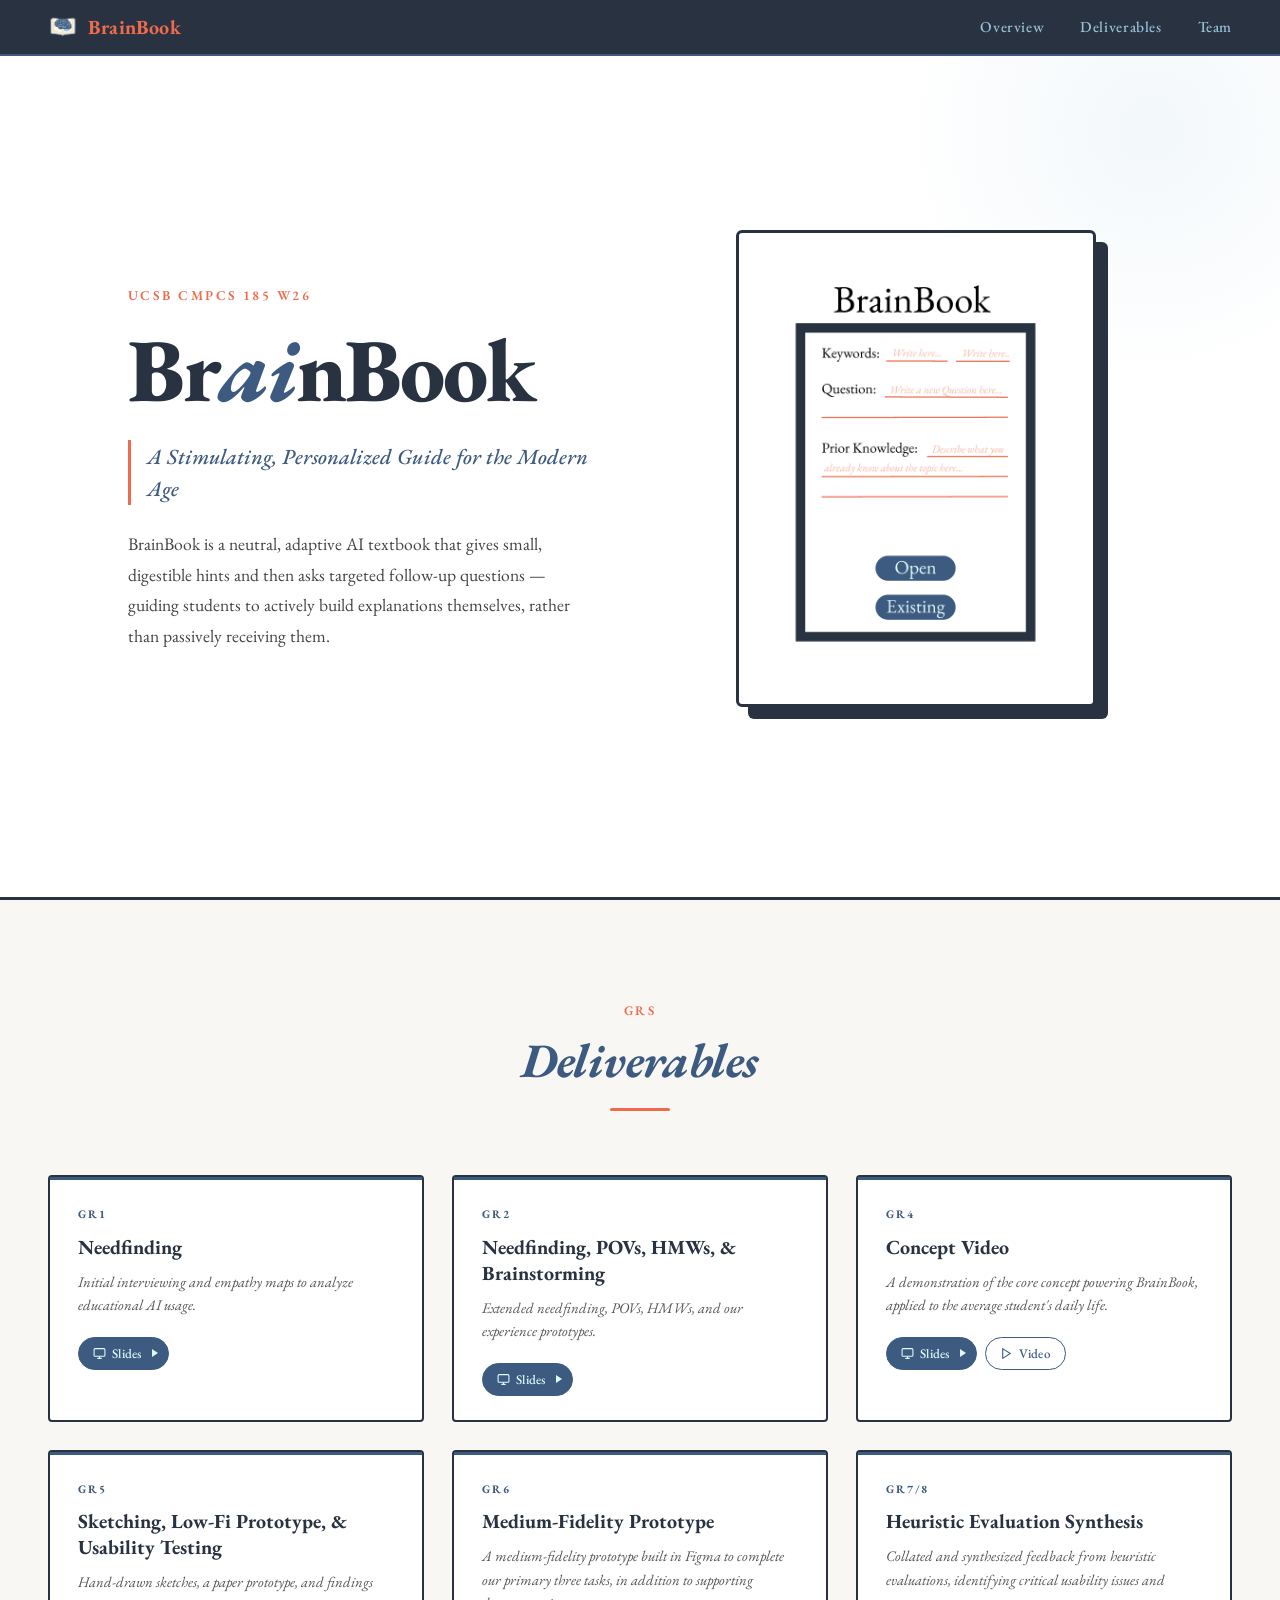
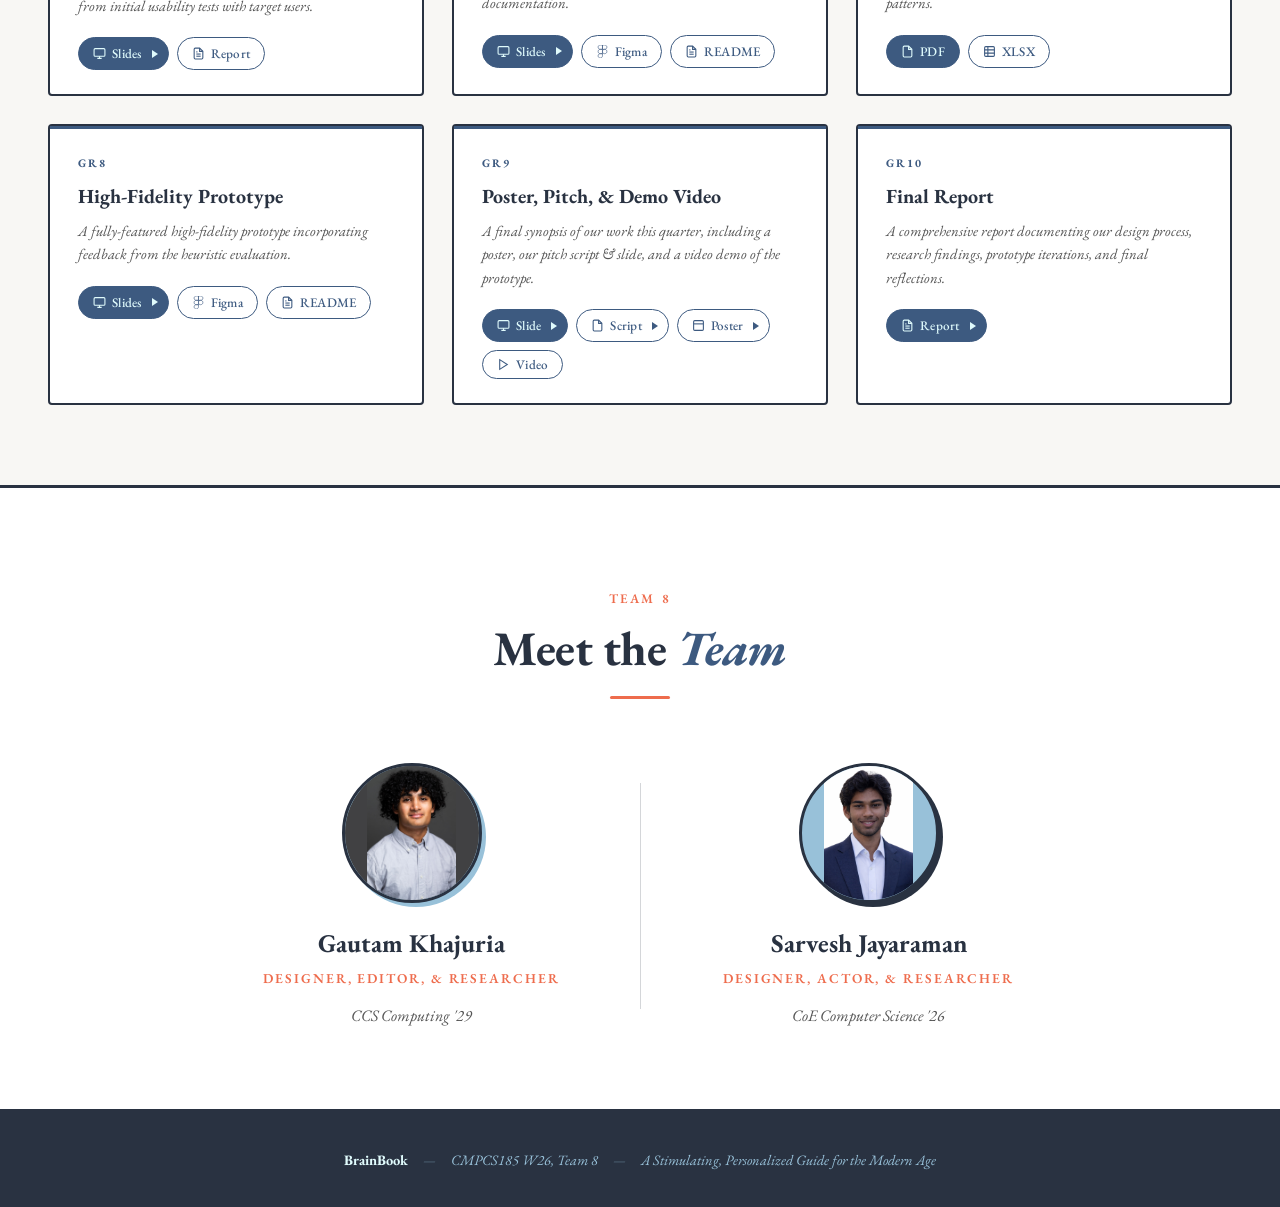
<file: index.html>
<!doctype html>
<html lang="en">

<head>
	<meta charset="UTF-8" />
	<meta name="viewport" content="width=device-width, initial-scale=1.0" />
	<title>BrainBook — Project Presentation</title>
	<link rel="preconnect" href="https://fonts.googleapis.com" />
	<link rel="preconnect" href="https://fonts.gstatic.com" crossorigin />
	<link
		href="https://fonts.googleapis.com/css2?family=EB+Garamond:ital,wght@0,400;0,500;0,600;0,700;0,800;1,400;1,500;1,600&display=swap"
		rel="stylesheet" />
	<link rel="stylesheet" href="index.css" />
</head>

<body>
	<nav>
		<a class="nav-brand" href="#hero">
			<img src="imgs/team/logo.png" alt="BrainBook logo" class="nav-brand-logo" />
			<span>Br<span>ai</span>nBook</span>
		</a>
		<ul class="nav-links">
			<li><a href="#hero">Overview</a></li>
			<li><a href="#deliverables">Deliverables</a></li>
			<li><a href="#team">Team</a></li>
		</ul>
	</nav>

	<section class="hero" id="hero">
		<div class="hero-left">
			<p class="hero-eyebrow">UCSB CMPCS 185 W26</p>
			<h1 class="hero-title">Br<em>ai</em>nBook</h1>
			<p class="hero-value-prop">
				A Stimulating, Personalized Guide for the Modern Age
			</p>
			<p class="hero-desc">
				BrainBook is a neutral, adaptive AI textbook that gives
				small, digestible hints and then asks targeted follow-up
				questions — guiding students to actively build explanations
				themselves, rather than passively receiving them.
			</p>
		</div>

		<div class="hero-right">
			<img src="imgs/proto_init.png" alt="Prototype Closed Page" class="book-mockup" />
		</div>
	</section>

	<section id="deliverables">
		<div class="section-header">
			<span class="section-eyebrow">GRs</span>
			<h2 class="section-title"><em>Deliverables</em></h2>
			<div class="section-rule"></div>
		</div>

		<div class="deliverables-grid">
			<div class="deliverable-card">
				<span class="card-tag">GR1</span>
				<div class="card-title">Needfinding</div>
				<div class="card-desc">
					Initial interviewing and empathy maps to analyze
					educational AI usage.
				</div>
				<div class="card-links">
					<a href="https://docs.google.com/presentation/d/1vt1rHFK5Nff88jonxOOLfSLG7XMSPbU42LZI8hYBCws/edit?usp=sharing"
						target="_blank" data-pdf="delivs/1/slides.pdf" class="card-link primary dropdown">
						<svg viewBox="0 0 24 24" fill="none" stroke="currentColor" stroke-width="2">
							<rect x="2" y="3" width="20" height="14" rx="2" />
							<path d="M8 21h8M12 17v4" />
						</svg>
						Slides
					</a>
				</div>
			</div>

			<div class="deliverable-card">
				<span class="card-tag">GR2</span>
				<div class="card-title">
					Needfinding, POVs, HMWs, & Brainstorming
				</div>
				<div class="card-desc">
					Extended needfinding, POVs, HMWs, and our experience
					prototypes.
				</div>
				<div class="card-links">
					<a href="https://docs.google.com/presentation/d/1rlqp00QFApVEeJBoOQGTbHnujidGlr1nEtCV-4U8VwQ/edit?usp=drive_link"
						target="_blank" data-pdf="delivs/2/slides.pdf" class="card-link primary dropdown">
						<svg viewBox="0 0 24 24" fill="none" stroke="currentColor" stroke-width="2">
							<rect x="2" y="3" width="20" height="14" rx="2" />
							<path d="M8 21h8M12 17v4" />
						</svg>
						Slides
					</a>
				</div>
			</div>

			<div class="deliverable-card">
				<span class="card-tag">GR4</span>
				<div class="card-title">Concept Video</div>
				<div class="card-desc">
					A demonstration of the core concept powering BrainBook,
					applied to the average student's daily life.
				</div>
				<div class="card-links">
					<a href="https://docs.google.com/presentation/d/1vYV2ygiAH0jnrkuPK1GD_rxAoUbq5s68Fkbb7atQOdA/edit?usp=drive_link"
						target="_blank" data-pdf="delivs/4/slides.pdf" class="card-link primary dropdown">
						<svg viewBox="0 0 24 24" fill="none" stroke="currentColor" stroke-width="2">
							<rect x="2" y="3" width="20" height="14" rx="2" />
							<path d="M8 21h8M12 17v4" />
						</svg>
						Slides
					</a>
					<button class="card-link video-btn" data-video-src="videos/concept.mp4"
						data-youtube-url="https://youtu.be/HyNav-8pK6k" data-download-url="videos/concept.mp4">
						<svg viewBox="0 0 24 24" fill="none" stroke="currentColor" stroke-width="2">
							<polygon points="5 3 19 12 5 21 5 3" />
						</svg>
						Video
					</button>
				</div>
			</div>

			<div class="deliverable-card">
				<span class="card-tag">GR5</span>
				<div class="card-title">
					Sketching, Low-Fi Prototype, & Usability Testing
				</div>
				<div class="card-desc">
					Hand-drawn sketches, a paper prototype, and findings
					from initial usability tests with target users.
				</div>
				<div class="card-links">
					<a href="https://docs.google.com/presentation/d/1KTnyfMwKBQBNkxFuBiG1_II-6V1V0r8ULXWpK6lG3xA/edit?usp=sharing"
						target="_blank" data-pdf="delivs/5/slides.pdf" class="card-link primary dropdown">
						<svg viewBox="0 0 24 24" fill="none" stroke="currentColor" stroke-width="2">
							<rect x="2" y="3" width="20" height="14" rx="2" />
							<path d="M8 21h8M12 17v4" />
						</svg>
						Slides
					</a>
					<a href="https://docs.google.com/document/d/1EANbOdswQLDvnCkFd0JW4ntvfWDHU4CV-0z8UYt0TJ4/edit?usp=sharing"
						target="_blank" class="card-link">
						<svg viewBox="0 0 24 24" fill="none" stroke="currentColor" stroke-width="2">
							<path d="M14 2H6a2 2 0 0 0-2 2v16a2 2 0 0 0 2 2h12a2 2 0 0 0 2-2V8z" />
							<polyline points="14 2 14 8 20 8" />
							<line x1="16" y1="13" x2="8" y2="13" />
							<line x1="16" y1="17" x2="8" y2="17" />
							<polyline points="10 9 9 9 8 9" />
						</svg>
						Report
					</a>
				</div>
			</div>

			<div class="deliverable-card">
				<span class="card-tag">GR6</span>
				<div class="card-title">Medium-Fidelity Prototype</div>
				<div class="card-desc">
					A medium-fidelity prototype built in Figma to complete
					our primary three tasks, in addition to supporting
					documentation.
				</div>
				<div class="card-links">
					<a href="https://docs.google.com/presentation/d/1f4pUbY70Lu5MPA6Mh2Y075ajI6ufiJIwmKtlAAivajg/edit?usp=sharing"
						target="_blank" data-pdf="delivs/6/slides.pdf" class="card-link primary dropdown">
						<svg viewBox="0 0 24 24" fill="none" stroke="currentColor" stroke-width="2">
							<rect x="2" y="3" width="20" height="14" rx="2" />
							<path d="M8 21h8M12 17v4" />
						</svg>
						Slides
					</a>
					<a href="https://www.figma.com/proto/JavWBwGeeY34IfzqidRcsY/Medium-Fi-Prototype?node-id=1-81&t=kxWSdi94ZEkdd3ME-1"
						target="_blank" class="card-link">
						<svg xmlns="http://www.w3.org/2000/svg" shape-rendering="geometricPrecision"
							text-rendering="geometricPrecision" image-rendering="optimizeQuality" clip-rule="evenodd"
							viewBox="0 0 346 512.36" stroke="currentColor" stroke-width="25" fill="none">
							<g>
								<path
									d="M172.53 246.9c0-42.04 34.09-76.11 76.12-76.11h11.01c.3.01.63-.01.94-.01 47.16 0 85.4 38.25 85.4 85.4 0 47.15-38.24 85.39-85.4 85.39-.31 0-.64-.01-.95-.01l-11 .01c-42.03 0-76.12-34.09-76.12-76.12V246.9z" />
								<path
									d="M0 426.98c0-47.16 38.24-85.41 85.4-85.41l87.13.01v84.52c0 47.65-39.06 86.26-86.71 86.26C38.67 512.36 0 474.13 0 426.98z" />
								<path
									d="M172.53.01v170.78h87.13c.3-.01.63.01.94.01 47.16 0 85.4-38.25 85.4-85.4C346 38.24 307.76 0 260.6 0c-.31 0-.64.01-.95.01h-87.12z" />
								<path
									d="M0 85.39c0 47.16 38.24 85.4 85.4 85.4h87.13V.01H85.39C38.24.01 0 38.24 0 85.39z" />
								<path
									d="M0 256.18c0 47.16 38.24 85.4 85.4 85.4h87.13V170.8H85.39C38.24 170.8 0 209.03 0 256.18z" />
							</g>
						</svg>
						Figma
					</a>
					<a href="delivs/8/README.pdf" target="_blank" class="card-link">
						<svg viewBox="0 0 24 24" fill="none" stroke="currentColor" stroke-width="2">
							<path d="M14 2H6a2 2 0 0 0-2 2v16a2 2 0 0 0 2 2h12a2 2 0 0 0 2-2V8z" />
							<polyline points="14 2 14 8 20 8" />
							<line x1="16" y1="13" x2="8" y2="13" />
							<line x1="16" y1="17" x2="8" y2="17" />
							<polyline points="10 9 9 9 8 9" />
						</svg>
						README
					</a>
				</div>
			</div>

			<div class="deliverable-card">
				<span class="card-tag">GR7/8</span>
				<div class="card-title">Heuristic Evaluation Synthesis</div>
				<div class="card-desc">
					Collated and synthesized feedback from heuristic
					evaluations, identifying critical usability issues and
					patterns.
				</div>
				<div class="card-links">
					<a href="delivs/7/Synthesis.pdf" download="BrainBookSynthesis" class="card-link primary">
						<svg viewBox="0 0 24 24" fill="none" stroke="currentColor" stroke-width="2">
							<path d="M14 2H6a2 2 0 0 0-2 2v16a2 2 0 0 0 2 2h12a2 2 0 0 0 2-2V8z" />
							<polyline points="14 2 14 8 20 8" />
						</svg>
						PDF
					</a>
					<a href="delivs/7/Summary.xlsx" download class="card-link">
						<svg viewBox="0 0 24 24" fill="none" stroke="currentColor" stroke-width="2">
							<rect x="3" y="3" width="18" height="18" rx="2" />
							<path d="M3 9h18M3 15h18M9 3v18" />
						</svg>
						XLSX
					</a>
				</div>
			</div>

			<div class="deliverable-card">
				<span class="card-tag">GR8</span>
				<div class="card-title">High-Fidelity Prototype</div>
				<div class="card-desc">
					A fully-featured high-fidelity prototype incorporating
					feedback from the heuristic evaluation.
				</div>
				<div class="card-links">
					<a href="https://docs.google.com/presentation/d/1yxI3OGtVqo-Tgb0M3pqrObJKIgj_G-ka05MaIgCwv6Y/edit?usp=sharing"
						target="_blank" data-pdf="delivs/8/slides.pdf" class="card-link primary dropdown">
						<svg viewBox="0 0 24 24" fill="none" stroke="currentColor" stroke-width="2">
							<rect x="2" y="3" width="20" height="14" rx="2" />
							<path d="M8 21h8M12 17v4" />
						</svg>
						Slides
					</a>
					<a href="https://www.figma.com/proto/JavWBwGeeY34IfzqidRcsY/Medium-Fi-Prototype?node-id=1-81&t=kxWSdi94ZEkdd3ME-1"
						target="_blank" class="card-link">
						<svg xmlns="http://www.w3.org/2000/svg" shape-rendering="geometricPrecision"
							text-rendering="geometricPrecision" image-rendering="optimizeQuality" clip-rule="evenodd"
							viewBox="0 0 346 512.36" stroke="currentColor" stroke-width="25" fill="none">
							<g>
								<path
									d="M172.53 246.9c0-42.04 34.09-76.11 76.12-76.11h11.01c.3.01.63-.01.94-.01 47.16 0 85.4 38.25 85.4 85.4 0 47.15-38.24 85.39-85.4 85.39-.31 0-.64-.01-.95-.01l-11 .01c-42.03 0-76.12-34.09-76.12-76.12V246.9z" />
								<path
									d="M0 426.98c0-47.16 38.24-85.41 85.4-85.41l87.13.01v84.52c0 47.65-39.06 86.26-86.71 86.26C38.67 512.36 0 474.13 0 426.98z" />
								<path
									d="M172.53.01v170.78h87.13c.3-.01.63.01.94.01 47.16 0 85.4-38.25 85.4-85.4C346 38.24 307.76 0 260.6 0c-.31 0-.64.01-.95.01h-87.12z" />
								<path
									d="M0 85.39c0 47.16 38.24 85.4 85.4 85.4h87.13V.01H85.39C38.24.01 0 38.24 0 85.39z" />
								<path
									d="M0 256.18c0 47.16 38.24 85.4 85.4 85.4h87.13V170.8H85.39C38.24 170.8 0 209.03 0 256.18z" />
							</g>
						</svg>
						Figma
					</a>
					<a href="delivs/8/README.pdf" target="_blank" class="card-link">
						<svg viewBox="0 0 24 24" fill="none" stroke="currentColor" stroke-width="2">
							<path d="M14 2H6a2 2 0 0 0-2 2v16a2 2 0 0 0 2 2h12a2 2 0 0 0 2-2V8z" />
							<polyline points="14 2 14 8 20 8" />
							<line x1="16" y1="13" x2="8" y2="13" />
							<line x1="16" y1="17" x2="8" y2="17" />
							<polyline points="10 9 9 9 8 9" />
						</svg>
						README
					</a>
				</div>
			</div>

			<div class="deliverable-card">
				<span class="card-tag">GR9</span>
				<div class="card-title">Poster, Pitch, & Demo Video</div>
				<div class="card-desc">
					A final synopsis of our work this quarter, including a
					poster, our pitch script & slide, and a video demo of
					the prototype.
				</div>
				<div class="card-links">
					<a href="https://docs.google.com/presentation/d/1n_UkrqfKR88x0CZzB4Owq9AZAl8qM6-hvjkTeloz03Q/edit?usp=sharing"
						target="_blank" data-pdf="delivs/9/Pitch Slide.pdf" class="card-link primary dropdown">
						<svg viewBox="0 0 24 24" fill="none" stroke="currentColor" stroke-width="2">
							<rect x="2" y="3" width="20" height="14" rx="2" />
							<path d="M8 21h8M12 17v4" />
						</svg>
						Slide
					</a>
					<a href="https://docs.google.com/document/d/1ZN8lraYszN4e_xj4GqpuVEsqdWmiPgJsPw83RIeMEjQ/edit?usp=sharing"
						target="_blank" data-pdf="delivs/9/Pitch.pdf" class="card-link dropdown">
						<svg viewBox="0 0 24 24" fill="none" stroke="currentColor" stroke-width="2">
							<path d="M14 2H6a2 2 0 0 0-2 2v16a2 2 0 0 0 2 2h12a2 2 0 0 0 2-2V8z" />
							<polyline points="14 2 14 8 20 8" />
						</svg>
						Script
					</a>
					<a href="https://docs.google.com/presentation/d/1RHw326XHG412jbD24AiclfjEuAM_2Gkjcov9XYZEdLU/edit?usp=sharing"
						target="_blank" data-pdf="delivs/9/Poster.pdf" class="card-link dropdown">
						<svg viewBox="0 0 24 24" fill="none" stroke="currentColor" stroke-width="2">
							<rect x="3" y="3" width="18" height="18" rx="2" />
							<path d="M3 9h18" />
						</svg>
						Poster
					</a>
					<button class="card-link video-btn" data-video-src="videos/demo.mp4"
						data-youtube-url="https://youtu.be/loyr4veBrfo" data-download-url="videos/demo.mp4">
						<svg viewBox="0 0 24 24" fill="none" stroke="currentColor" stroke-width="2">
							<polygon points="5 3 19 12 5 21 5 3" />
						</svg>
						Video
					</button>
				</div>
			</div>

			<div class="deliverable-card">
				<span class="card-tag">GR10</span>
				<div class="card-title">Final Report</div>
				<div class="card-desc">
					A comprehensive report documenting our design process,
					research findings, prototype iterations, and final
					reflections.
				</div>
				<div class="card-links">
					<a href="https://docs.google.com/document/d/1H72CRJDhH1k6yt39xIITxUwJSloST4ki9p18gR7_Jsc/edit?usp=sharing"
						data-pdf="delivs/10/report.pdf" class="card-link primary dropdown">
						<svg viewBox="0 0 24 24" fill="none" stroke="currentColor" stroke-width="2">
							<path d="M14 2H6a2 2 0 0 0-2 2v16a2 2 0 0 0 2 2h12a2 2 0 0 0 2-2V8z" />
							<polyline points="14 2 14 8 20 8" />
							<line x1="16" y1="13" x2="8" y2="13" />
							<line x1="16" y1="17" x2="8" y2="17" />
							<polyline points="10 9 9 9 8 9" />
						</svg>
						Report
					</a>
				</div>
			</div>
		</div>
	</section>

	<section id="team">
		<div class="section-header">
			<span class="section-eyebrow">Team 8</span>
			<h2 class="section-title">Meet the <em>Team</em></h2>
			<div class="section-rule"></div>
		</div>

		<div class="team-grid">
			<div class="team-card" id="member1">
				<div class="team-photo">
					<img src="imgs/team/Gautam.jpeg" alt="Gautam Khajuria Photo" class="gautam-photo" />
				</div>
				<div class="team-name">Gautam Khajuria</div>
				<div class="team-role">
					Designer, Editor, &amp; Researcher
				</div>
				<p class="team-bio">CCS Computing '29</p>
			</div>

			<div class="team-divider"></div>

				<div class="team-card" id="member2">
					<div class="team-photo">
						<img src="imgs/team/Sarvesh.jpeg" alt="Sarvesh Jayaraman Photo" class="sarvesh-photo" />
					</div>
					<div class="team-name">Sarvesh Jayaraman</div>
					<div class="team-role">
						Designer, Actor, &amp; Researcher
					</div>
					<p class="team-bio">CoE Computer Science '26</p>
				</div>
			</div>
		</section>

	<footer>
		<strong>BrainBook</strong>
		<span class="footer-divider">—</span>
		CMPCS185 W26, Team 8
		<span class="footer-divider">—</span>
		A Stimulating, Personalized Guide for the Modern Age
	</footer>

	<!-- Video Modal -->
	<div class="video-modal-overlay" id="videoModal" role="dialog" aria-modal="true" aria-label="Video Player" hidden>
		<div class="video-modal">
			<div class="video-modal-player">
				<video id="videoModalPlayer" controls playsinline preload="metadata"></video>
			</div>
			<div class="video-modal-footer">
				<a id="videoModalYoutube" href="#" target="_blank" rel="noopener noreferrer" class="card-link">
					<svg viewBox="0 0 24 24" fill="none" stroke="currentColor" stroke-width="2">
						<rect x="2" y="6" width="20" height="14" rx="3" />
						<polygon points="10 9 16 13 10 17 10 9" fill="currentColor" stroke="none" />
					</svg>
					YouTube
				</a>
				<a id="videoModalDownload" href="#" download target="_blank" class="card-link">
					<svg viewBox="0 0 24 24" fill="none" stroke="currentColor" stroke-width="2">
						<path d="M21 15v4a2 2 0 0 1-2 2H5a2 2 0 0 1-2-2v-4" />
						<polyline points="7 10 12 15 17 10" />
						<line x1="12" y1="15" x2="12" y2="3" />
					</svg>
					Download
				</a>
				<button id="videoModalClose" class="card-link primary">
					<svg viewBox="0 0 24 24" fill="none" stroke="currentColor" stroke-width="2">
						<line x1="18" y1="6" x2="6" y2="18" />
						<line x1="6" y1="6" x2="18" y2="18" />
					</svg>
					Close
				</button>
			</div>
		</div>
	</div>

	<script>
		const cards = document.querySelectorAll(".team-card");
		const observer = new IntersectionObserver(
			(entries) => {
				entries.forEach((e) => {
					if (e.isIntersecting) {
						e.target.classList.add("visible");
						observer.unobserve(e.target);
					}
				});
			},
			{ threshold: 0.2 }
		);
		cards.forEach((c) => observer.observe(c));

		const delivCards = document.querySelectorAll(".deliverable-card");
		const dObserver = new IntersectionObserver(
			(entries) => {
				entries.forEach((e, i) => {
					if (e.isIntersecting) {
						setTimeout(
							() => {
								e.target.style.opacity = "1";
								e.target.style.transform = "translateY(0)";
							},
							(Array.from(delivCards).indexOf(e.target) % 3) *
							80
						);
						dObserver.unobserve(e.target);
					}
				});
			},
			{ threshold: 0.1 }
		);

		delivCards.forEach((c) => {
			c.style.opacity = "0";
			c.style.transform = "translateY(16px)";
			c.style.transition =
				"opacity 0.5s ease, transform 0.5s ease, box-shadow 0.2s, transform 0.2s";
			dObserver.observe(c);
		});

		const closeAllDropdowns = () => {
			document
				.querySelectorAll(".card-dropdown.open")
				.forEach((wrap) => {
					wrap.classList.remove("open");
					const trigger = wrap.querySelector(".dropdown-trigger");
					if (trigger) trigger.setAttribute("aria-expanded", "false");
				});
		};

		document.querySelectorAll("a.dropdown").forEach((trigger) => {
			const wrapper = document.createElement("div");
			wrapper.className = "card-dropdown";

			trigger.parentNode.insertBefore(wrapper, trigger);
			wrapper.appendChild(trigger);

			trigger.classList.add("dropdown-trigger");
			trigger.setAttribute("role", "button");
			trigger.setAttribute("aria-haspopup", "true");
			trigger.setAttribute("aria-expanded", "false");

			const labelText = trigger.textContent.trim().toLowerCase();
			const googleLabel = labelText.includes("slide")
				? "Google Slides"
				: "Google Docs";

			const menu = document.createElement("div");
			menu.className = "dropdown-menu";

			const docsOption = document.createElement("a");
			docsOption.className = "card-link dropdown-item";
			docsOption.href = trigger.href;
			docsOption.target = "_blank";
			docsOption.rel = "noopener noreferrer";
			docsOption.textContent = googleLabel;

			const pdfOption = document.createElement("a");
			pdfOption.className = "card-link dropdown-item";
			pdfOption.href = trigger.dataset.pdf || "delivs/8/README.pdf";
			pdfOption.target = "_blank";
			pdfOption.rel = "noopener noreferrer";
			pdfOption.textContent = "PDF";

			menu.appendChild(docsOption);
			menu.appendChild(pdfOption);
			wrapper.appendChild(menu);

			trigger.addEventListener("click", (e) => {
				e.preventDefault();
				const isOpen = wrapper.classList.contains("open");
				closeAllDropdowns();
				if (!isOpen) {
					wrapper.classList.add("open");
					trigger.setAttribute("aria-expanded", "true");
				}
			});

			menu.addEventListener("click", () => {
				closeAllDropdowns();
			});
		});

		document.addEventListener("click", (e) => {
			if (!e.target.closest(".card-dropdown")) {
				closeAllDropdowns();
			}
		});

		// Video Modal
		const videoModal = document.getElementById("videoModal");
		const videoModalPlayer = document.getElementById("videoModalPlayer");
		const videoModalYoutube = document.getElementById("videoModalYoutube");
		const videoModalDownload = document.getElementById("videoModalDownload");
		const videoModalClose = document.getElementById("videoModalClose");

		document.querySelectorAll(".video-btn").forEach((btn) => {
			btn.addEventListener("click", () => {
				videoModalPlayer.src = btn.dataset.videoSrc || "";
				videoModalPlayer.load();
				videoModalYoutube.href = btn.dataset.youtubeUrl || "#";
				videoModalDownload.href = btn.dataset.downloadUrl || "#";
				videoModal.removeAttribute("hidden");
			});
		});

		function closeVideoModal() {
			videoModal.setAttribute("hidden", "");
			videoModalPlayer.pause();
			videoModalPlayer.removeAttribute("src");
			videoModalPlayer.load();
		}

		videoModalClose.addEventListener("click", closeVideoModal);

		videoModal.addEventListener("click", (e) => {
			if (e.target === videoModal) closeVideoModal();
		});

		document.addEventListener("keydown", (e) => {
			if (e.key === "Escape") closeAllDropdowns();
			if (e.key === "Escape" && !videoModal.hasAttribute("hidden")) {
				closeVideoModal();
			}
		});
	</script>
</body>

</html>
</file>
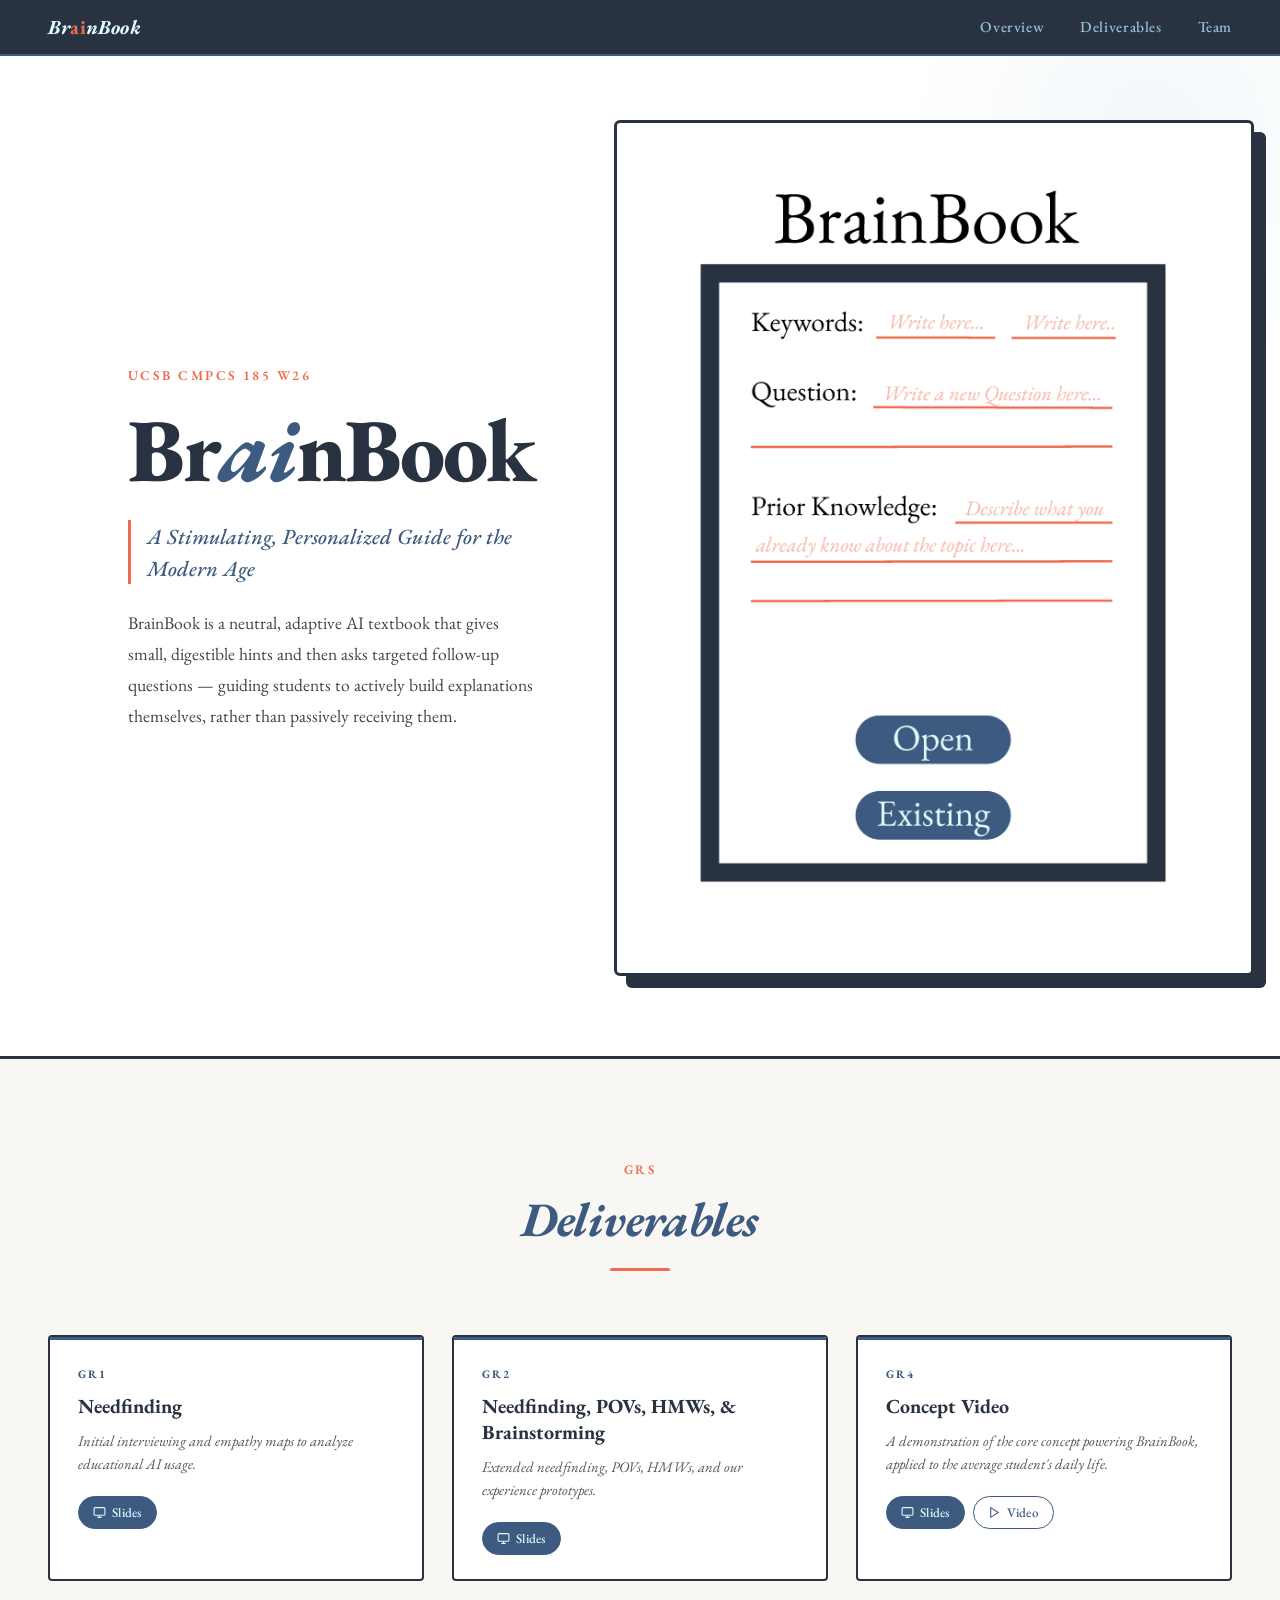
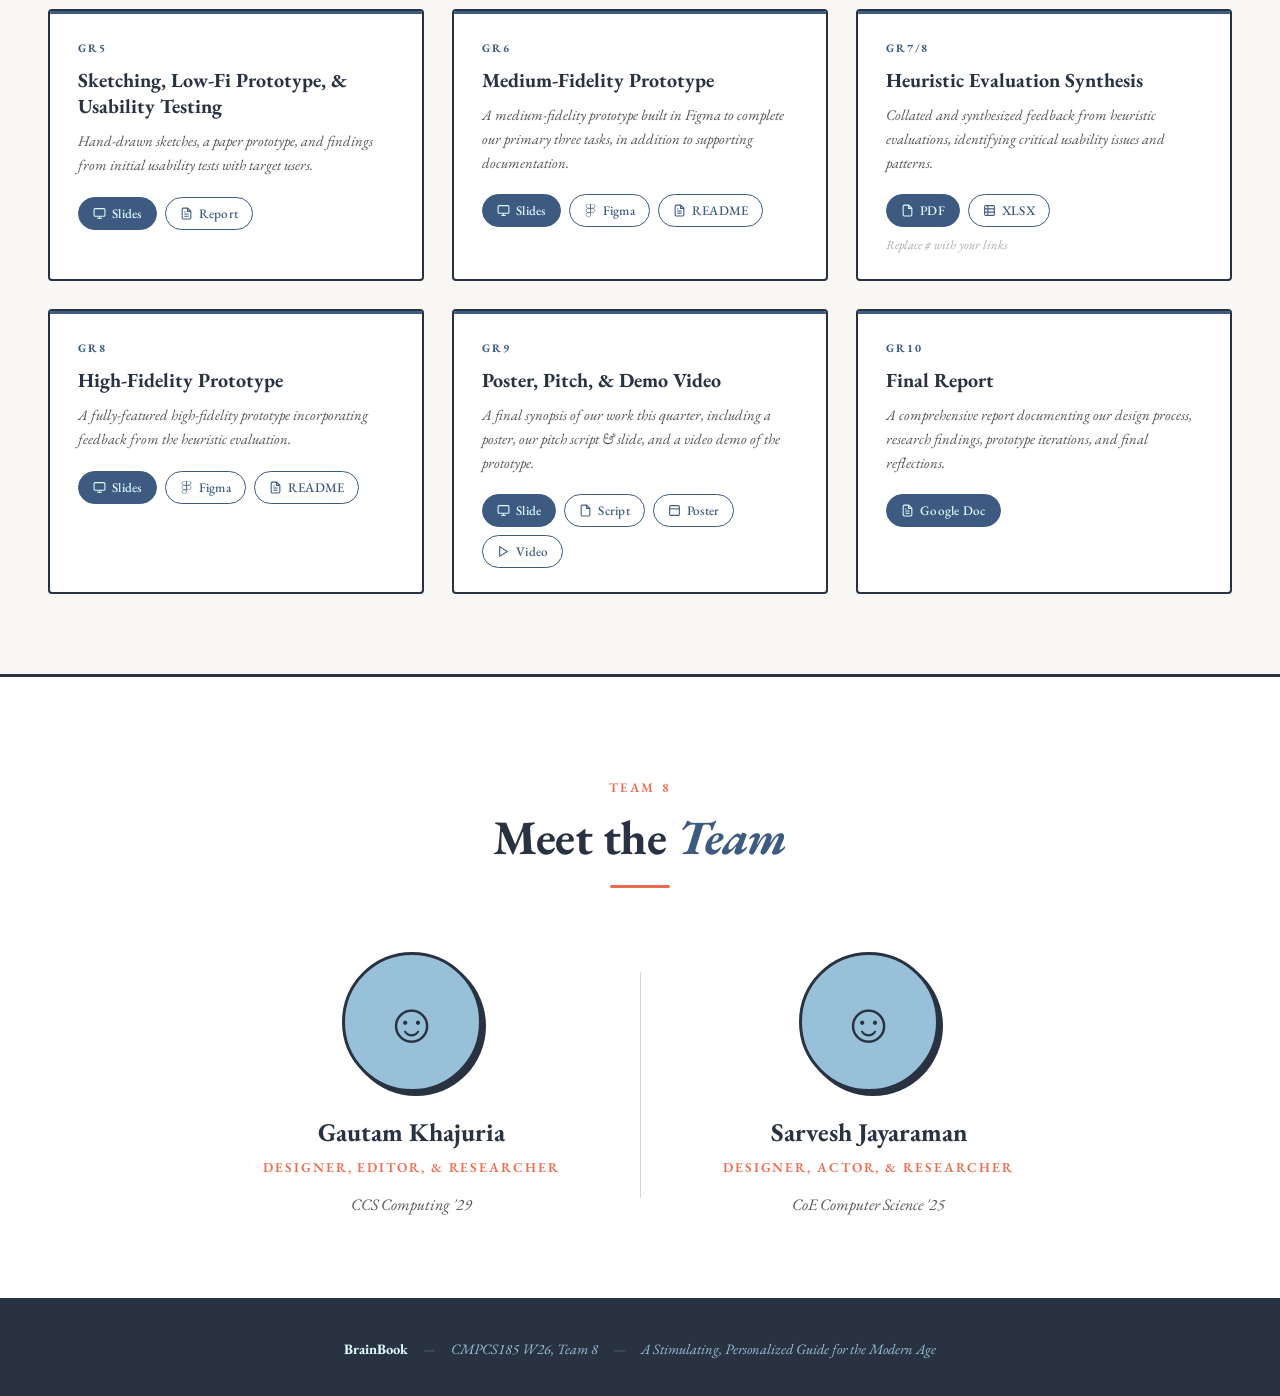
<file: brainbook.html>
<!doctype html>
<html lang="en">
	<head>
		<meta charset="UTF-8" />
		<meta name="viewport" content="width=device-width, initial-scale=1.0" />
		<title>BrainBook — Project Presentation</title>
		<link rel="preconnect" href="https://fonts.googleapis.com" />
		<link rel="preconnect" href="https://fonts.gstatic.com" crossorigin />
		<link
			href="https://fonts.googleapis.com/css2?family=EB+Garamond:ital,wght@0,400;0,500;0,600;0,700;0,800;1,400;1,500;1,600&display=swap"
			rel="stylesheet"
		/>
		<link rel="stylesheet" href="brainbook.css" />
	</head>
	<body>
		<nav>
			<a class="nav-brand" href="#hero">Br<span>ai</span>nBook</a>
			<ul class="nav-links">
				<li><a href="#hero">Overview</a></li>
				<li><a href="#deliverables">Deliverables</a></li>
				<li><a href="#team">Team</a></li>
			</ul>
		</nav>

		<section class="hero" id="hero">
			<div class="hero-left">
				<p class="hero-eyebrow">UCSB CMPCS 185 W26</p>
				<h1 class="hero-title">Br<em>ai</em>nBook</h1>
				<p class="hero-value-prop">
					A Stimulating, Personalized Guide for the Modern Age
				</p>
				<p class="hero-desc">
					BrainBook is a neutral, adaptive AI textbook that gives
					small, digestible hints and then asks targeted follow-up
					questions — guiding students to actively build explanations
					themselves, rather than passively receiving them.
				</p>
			</div>

			<!-- TODO: Replace with project screenshots-->
			<div class="hero-right">
				<img
					src="imgs/proto_init.png"
					alt="Prototype Closed Page"
					class="book-mockup"
				/>
			</div>
		</section>

		<section id="deliverables">
			<div class="section-header">
				<span class="section-eyebrow">GRs</span>
				<h2 class="section-title"><em>Deliverables</em></h2>
				<div class="section-rule"></div>
			</div>

			<div class="deliverables-grid">
				<div class="deliverable-card">
					<span class="card-tag">GR1</span>
					<div class="card-title">Needfinding</div>
					<div class="card-desc">
						Initial interviewing and empathy maps to analyze
						educational AI usage.
					</div>
					<div class="card-links">
						<a
							href="https://docs.google.com/presentation/d/1vt1rHFK5Nff88jonxOOLfSLG7XMSPbU42LZI8hYBCws/edit?usp=sharing"
							target="_blank"
							class="card-link primary"
						>
							<svg
								viewBox="0 0 24 24"
								fill="none"
								stroke="currentColor"
								stroke-width="2"
							>
								<rect
									x="2"
									y="3"
									width="20"
									height="14"
									rx="2"
								/>
								<path d="M8 21h8M12 17v4" />
							</svg>
							Slides
						</a>
					</div>
				</div>

				<div class="deliverable-card">
					<span class="card-tag">GR2</span>
					<div class="card-title">
						Needfinding, POVs, HMWs, & Brainstorming
					</div>
					<div class="card-desc">
						Extended needfinding, POVs, HMWs, and our experience
						prototypes.
					</div>
					<div class="card-links">
						<a
							href="https://docs.google.com/presentation/d/1rlqp00QFApVEeJBoOQGTbHnujidGlr1nEtCV-4U8VwQ/edit?usp=drive_link"
							target="_blank"
							class="card-link primary"
						>
							<svg
								viewBox="0 0 24 24"
								fill="none"
								stroke="currentColor"
								stroke-width="2"
							>
								<rect
									x="2"
									y="3"
									width="20"
									height="14"
									rx="2"
								/>
								<path d="M8 21h8M12 17v4" />
							</svg>
							Slides
						</a>
					</div>
				</div>

				<div class="deliverable-card">
					<span class="card-tag">GR4</span>
					<div class="card-title">Concept Video</div>
					<div class="card-desc">
						A demonstration of the core concept powering BrainBook,
						applied to the average student's daily life.
					</div>
					<div class="card-links">
						<a
							href="https://docs.google.com/presentation/d/1vYV2ygiAH0jnrkuPK1GD_rxAoUbq5s68Fkbb7atQOdA/edit?usp=drive_link"
							target="_blank"
							class="card-link primary"
						>
							<svg
								viewBox="0 0 24 24"
								fill="none"
								stroke="currentColor"
								stroke-width="2"
							>
								<rect
									x="2"
									y="3"
									width="20"
									height="14"
									rx="2"
								/>
								<path d="M8 21h8M12 17v4" />
							</svg>
							Slides
						</a>
						<a href="#" class="card-link">
							<svg
								viewBox="0 0 24 24"
								fill="none"
								stroke="currentColor"
								stroke-width="2"
							>
								<polygon points="5 3 19 12 5 21 5 3" />
							</svg>
							Video
						</a>
					</div>
				</div>

				<div class="deliverable-card">
					<span class="card-tag">GR5</span>
					<div class="card-title">
						Sketching, Low-Fi Prototype, & Usability Testing
					</div>
					<div class="card-desc">
						Hand-drawn sketches, a paper prototype, and findings
						from initial usability tests with target users.
					</div>
					<div class="card-links">
						<a
							href="https://docs.google.com/presentation/d/1vYV2ygiAH0jnrkuPK1GD_rxAoUbq5s68Fkbb7atQOdA/edit?usp=drive_link"
							target="_blank"
							class="card-link primary"
						>
							<svg
								viewBox="0 0 24 24"
								fill="none"
								stroke="currentColor"
								stroke-width="2"
							>
								<rect
									x="2"
									y="3"
									width="20"
									height="14"
									rx="2"
								/>
								<path d="M8 21h8M12 17v4" />
							</svg>
							Slides
						</a>
						<a
							href="https://docs.google.com/document/d/1EANbOdswQLDvnCkFd0JW4ntvfWDHU4CV-0z8UYt0TJ4/edit?usp=sharing"
							target="_blank"
							class="card-link"
						>
							<svg
								viewBox="0 0 24 24"
								fill="none"
								stroke="currentColor"
								stroke-width="2"
							>
								<path
									d="M14 2H6a2 2 0 0 0-2 2v16a2 2 0 0 0 2 2h12a2 2 0 0 0 2-2V8z"
								/>
								<polyline points="14 2 14 8 20 8" />
								<line x1="16" y1="13" x2="8" y2="13" />
								<line x1="16" y1="17" x2="8" y2="17" />
								<polyline points="10 9 9 9 8 9" />
							</svg>
							Report
						</a>
					</div>
				</div>

				<div class="deliverable-card">
					<span class="card-tag">GR6</span>
					<div class="card-title">Medium-Fidelity Prototype</div>
					<div class="card-desc">
						A medium-fidelity prototype built in Figma to complete
						our primary three tasks, in addition to supporting
						documentation.
					</div>
					<div class="card-links">
						<a
							href="https://docs.google.com/presentation/d/1f4pUbY70Lu5MPA6Mh2Y075ajI6ufiJIwmKtlAAivajg/edit?usp=sharing"
							target="_blank"
							class="card-link primary"
						>
							<svg
								viewBox="0 0 24 24"
								fill="none"
								stroke="currentColor"
								stroke-width="2"
							>
								<rect
									x="2"
									y="3"
									width="20"
									height="14"
									rx="2"
								/>
								<path d="M8 21h8M12 17v4" />
							</svg>
							Slides
						</a>
						<a
							href="https://www.figma.com/proto/JavWBwGeeY34IfzqidRcsY/Medium-Fi-Prototype?node-id=1-81&t=kxWSdi94ZEkdd3ME-1"
							target="_blank"
							class="card-link"
						>
							<svg
								xmlns="http://www.w3.org/2000/svg"
								shape-rendering="geometricPrecision"
								text-rendering="geometricPrecision"
								image-rendering="optimizeQuality"
								clip-rule="evenodd"
								viewBox="0 0 346 512.36"
								stroke="currentColor"
								stroke-width="25"
								fill="none"
							>
								<g>
									<path
										d="M172.53 246.9c0-42.04 34.09-76.11 76.12-76.11h11.01c.3.01.63-.01.94-.01 47.16 0 85.4 38.25 85.4 85.4 0 47.15-38.24 85.39-85.4 85.39-.31 0-.64-.01-.95-.01l-11 .01c-42.03 0-76.12-34.09-76.12-76.12V246.9z"
									/>
									<path
										d="M0 426.98c0-47.16 38.24-85.41 85.4-85.41l87.13.01v84.52c0 47.65-39.06 86.26-86.71 86.26C38.67 512.36 0 474.13 0 426.98z"
									/>
									<path
										d="M172.53.01v170.78h87.13c.3-.01.63.01.94.01 47.16 0 85.4-38.25 85.4-85.4C346 38.24 307.76 0 260.6 0c-.31 0-.64.01-.95.01h-87.12z"
									/>
									<path
										d="M0 85.39c0 47.16 38.24 85.4 85.4 85.4h87.13V.01H85.39C38.24.01 0 38.24 0 85.39z"
									/>
									<path
										d="M0 256.18c0 47.16 38.24 85.4 85.4 85.4h87.13V170.8H85.39C38.24 170.8 0 209.03 0 256.18z"
									/>
								</g>
							</svg>
							Figma
						</a>
						<a
							href="https://docs.google.com/document/d/1X7BA6egcjo9RXZY64hqWc4Vyiu7wHIUCaZP-y7tkrKc/edit?usp=sharing"
							target="_blank"
							class="card-link"
						>
							<svg
								viewBox="0 0 24 24"
								fill="none"
								stroke="currentColor"
								stroke-width="2"
							>
								<path
									d="M14 2H6a2 2 0 0 0-2 2v16a2 2 0 0 0 2 2h12a2 2 0 0 0 2-2V8z"
								/>
								<polyline points="14 2 14 8 20 8" />
								<line x1="16" y1="13" x2="8" y2="13" />
								<line x1="16" y1="17" x2="8" y2="17" />
								<polyline points="10 9 9 9 8 9" />
							</svg>
							README
						</a>
					</div>
				</div>

				<div class="deliverable-card">
					<span class="card-tag">GR7/8</span>
					<div class="card-title">Heuristic Evaluation Synthesis</div>
					<div class="card-desc">
						Collated and synthesized feedback from heuristic
						evaluations, identifying critical usability issues and
						patterns.
					</div>
					<div class="card-links">
						<a href="#" class="card-link primary">
							<svg
								viewBox="0 0 24 24"
								fill="none"
								stroke="currentColor"
								stroke-width="2"
							>
								<path
									d="M14 2H6a2 2 0 0 0-2 2v16a2 2 0 0 0 2 2h12a2 2 0 0 0 2-2V8z"
								/>
								<polyline points="14 2 14 8 20 8" />
							</svg>
							PDF
						</a>
						<a href="#" class="card-link">
							<svg
								viewBox="0 0 24 24"
								fill="none"
								stroke="currentColor"
								stroke-width="2"
							>
								<rect
									x="3"
									y="3"
									width="18"
									height="18"
									rx="2"
								/>
								<path d="M3 9h18M3 15h18M9 3v18" />
							</svg>
							XLSX
						</a>
					</div>
					<div class="card-placeholder-note">
						Replace # with your links
					</div>
				</div>

				<div class="deliverable-card">
					<span class="card-tag">GR8</span>
					<div class="card-title">High-Fidelity Prototype</div>
					<div class="card-desc">
						A fully-featured high-fidelity prototype incorporating
						feedback from the heuristic evaluation.
					</div>
					<div class="card-links">
						<a
							href="https://docs.google.com/presentation/d/1yxI3OGtVqo-Tgb0M3pqrObJKIgj_G-ka05MaIgCwv6Y/edit?usp=sharing"
							target="_blank"
							class="card-link primary"
						>
							<svg
								viewBox="0 0 24 24"
								fill="none"
								stroke="currentColor"
								stroke-width="2"
							>
								<rect
									x="2"
									y="3"
									width="20"
									height="14"
									rx="2"
								/>
								<path d="M8 21h8M12 17v4" />
							</svg>
							Slides
						</a>
						<a
							href="https://www.figma.com/proto/JavWBwGeeY34IfzqidRcsY/Medium-Fi-Prototype?node-id=1-81&t=kxWSdi94ZEkdd3ME-1"
							target="_blank"
							class="card-link"
						>
							<svg
								xmlns="http://www.w3.org/2000/svg"
								shape-rendering="geometricPrecision"
								text-rendering="geometricPrecision"
								image-rendering="optimizeQuality"
								clip-rule="evenodd"
								viewBox="0 0 346 512.36"
								stroke="currentColor"
								stroke-width="25"
								fill="none"
							>
								<g>
									<path
										d="M172.53 246.9c0-42.04 34.09-76.11 76.12-76.11h11.01c.3.01.63-.01.94-.01 47.16 0 85.4 38.25 85.4 85.4 0 47.15-38.24 85.39-85.4 85.39-.31 0-.64-.01-.95-.01l-11 .01c-42.03 0-76.12-34.09-76.12-76.12V246.9z"
									/>
									<path
										d="M0 426.98c0-47.16 38.24-85.41 85.4-85.41l87.13.01v84.52c0 47.65-39.06 86.26-86.71 86.26C38.67 512.36 0 474.13 0 426.98z"
									/>
									<path
										d="M172.53.01v170.78h87.13c.3-.01.63.01.94.01 47.16 0 85.4-38.25 85.4-85.4C346 38.24 307.76 0 260.6 0c-.31 0-.64.01-.95.01h-87.12z"
									/>
									<path
										d="M0 85.39c0 47.16 38.24 85.4 85.4 85.4h87.13V.01H85.39C38.24.01 0 38.24 0 85.39z"
									/>
									<path
										d="M0 256.18c0 47.16 38.24 85.4 85.4 85.4h87.13V170.8H85.39C38.24 170.8 0 209.03 0 256.18z"
									/>
								</g>
							</svg>
							Figma
						</a>
						<a
							href="https://docs.google.com/document/d/1X7BA6egcjo9RXZY64hqWc4Vyiu7wHIUCaZP-y7tkrKc/edit?usp=sharing"
							target="_blank"
							class="card-link"
						>
							<svg
								viewBox="0 0 24 24"
								fill="none"
								stroke="currentColor"
								stroke-width="2"
							>
								<path
									d="M14 2H6a2 2 0 0 0-2 2v16a2 2 0 0 0 2 2h12a2 2 0 0 0 2-2V8z"
								/>
								<polyline points="14 2 14 8 20 8" />
								<line x1="16" y1="13" x2="8" y2="13" />
								<line x1="16" y1="17" x2="8" y2="17" />
								<polyline points="10 9 9 9 8 9" />
							</svg>
							README
						</a>
					</div>
				</div>

				<div class="deliverable-card">
					<span class="card-tag">GR9</span>
					<div class="card-title">Poster, Pitch, & Demo Video</div>
					<div class="card-desc">
						A final synopsis of our work this quarter, including a
						poster, our pitch script & slide, and a video demo of
						the prototype.
					</div>
					<div class="card-links">
						<a
							href="https://docs.google.com/presentation/d/1n_UkrqfKR88x0CZzB4Owq9AZAl8qM6-hvjkTeloz03Q/edit?usp=sharing"
							target="_blank"
							class="card-link primary"
						>
							<svg
								viewBox="0 0 24 24"
								fill="none"
								stroke="currentColor"
								stroke-width="2"
							>
								<rect
									x="2"
									y="3"
									width="20"
									height="14"
									rx="2"
								/>
								<path d="M8 21h8M12 17v4" />
							</svg>
							Slide
						</a>
						<a
							href="https://docs.google.com/document/d/1ZN8lraYszN4e_xj4GqpuVEsqdWmiPgJsPw83RIeMEjQ/edit?usp=sharing"
							target="_blank"
							class="card-link"
						>
							<svg
								viewBox="0 0 24 24"
								fill="none"
								stroke="currentColor"
								stroke-width="2"
							>
								<path
									d="M14 2H6a2 2 0 0 0-2 2v16a2 2 0 0 0 2 2h12a2 2 0 0 0 2-2V8z"
								/>
								<polyline points="14 2 14 8 20 8" />
							</svg>
							Script
						</a>
						<a
							href="https://docs.google.com/presentation/d/1RHw326XHG412jbD24AiclfjEuAM_2Gkjcov9XYZEdLU/edit?usp=sharing"
							target="_blank"
							class="card-link"
						>
							<svg
								viewBox="0 0 24 24"
								fill="none"
								stroke="currentColor"
								stroke-width="2"
							>
								<rect
									x="3"
									y="3"
									width="18"
									height="18"
									rx="2"
								/>
								<path d="M3 9h18" />
							</svg>
							Poster
						</a>
						<a href="#" class="card-link">
							<svg
								viewBox="0 0 24 24"
								fill="none"
								stroke="currentColor"
								stroke-width="2"
							>
								<polygon points="5 3 19 12 5 21 5 3" />
							</svg>
							Video
						</a>
					</div>
				</div>

				<div class="deliverable-card">
					<span class="card-tag">GR10</span>
					<div class="card-title">Final Report</div>
					<div class="card-desc">
						A comprehensive report documenting our design process,
						research findings, prototype iterations, and final
						reflections.
					</div>
					<div class="card-links">
						<a href="#" class="card-link primary">
							<svg
								viewBox="0 0 24 24"
								fill="none"
								stroke="currentColor"
								stroke-width="2"
							>
								<path
									d="M14 2H6a2 2 0 0 0-2 2v16a2 2 0 0 0 2 2h12a2 2 0 0 0 2-2V8z"
								/>
								<polyline points="14 2 14 8 20 8" />
								<line x1="16" y1="13" x2="8" y2="13" />
								<line x1="16" y1="17" x2="8" y2="17" />
								<polyline points="10 9 9 9 8 9" />
							</svg>
							Google Doc
						</a>
					</div>
				</div>
			</div>
		</section>

		<section id="team">
			<div class="section-header">
				<span class="section-eyebrow">Team 8</span>
				<h2 class="section-title">Meet the <em>Team</em></h2>
				<div class="section-rule"></div>
			</div>

			<div class="team-grid">
				<div class="team-card" id="member1">
					<div class="team-photo">&#9786;</div>
					<div class="team-name">Gautam Khajuria</div>
					<div class="team-role">
						Designer, Editor, &amp; Researcher
					</div>
					<p class="team-bio">CCS Computing '29</p>
				</div>

				<div class="team-divider"></div>

				<div class="team-card" id="member2">
					<div class="team-photo">&#9786;</div>
					<div class="team-name">Sarvesh Jayaraman</div>
					<div class="team-role">
						Designer, Actor, &amp; Researcher
					</div>
					<p class="team-bio">CoE Computer Science '25</p>
				</div>
			</div>
		</section>

		<footer>
			<strong>BrainBook</strong>
			<span class="footer-divider">—</span>
			CMPCS185 W26, Team 8
			<span class="footer-divider">—</span>
			A Stimulating, Personalized Guide for the Modern Age
		</footer>

		<script>
			const cards = document.querySelectorAll(".team-card");
			const observer = new IntersectionObserver(
				(entries) => {
					entries.forEach((e) => {
						if (e.isIntersecting) {
							e.target.classList.add("visible");
							observer.unobserve(e.target);
						}
					});
				},
				{ threshold: 0.2 }
			);
			cards.forEach((c) => observer.observe(c));

			const delivCards = document.querySelectorAll(".deliverable-card");
			const dObserver = new IntersectionObserver(
				(entries) => {
					entries.forEach((e, i) => {
						if (e.isIntersecting) {
							setTimeout(
								() => {
									e.target.style.opacity = "1";
									e.target.style.transform = "translateY(0)";
								},
								(Array.from(delivCards).indexOf(e.target) % 3) *
									80
							);
							dObserver.unobserve(e.target);
						}
					});
				},
				{ threshold: 0.1 }
			);

			delivCards.forEach((c) => {
				c.style.opacity = "0";
				c.style.transform = "translateY(16px)";
				c.style.transition =
					"opacity 0.5s ease, transform 0.5s ease, box-shadow 0.2s, transform 0.2s";
				dObserver.observe(c);
			});
		</script>
	</body>
</html>
</file>
<file: index.css>
*,
*::before,
*::after {
	box-sizing: border-box;
	margin: 0;
	padding: 0;
}

:root {
	--navy: #293241;
	--dark-blue: #3d5a80;
	--sky: #98c1d9;
	--light-blue: #e0fbfc;
	--orange: #ee6c4d;
	--white: #ffffff;
	--off-white: #f8f7f4;
	--text: #1a1a1a;
	--border-radius: 4px;
}

html {
	scroll-behavior: smooth;
}

body {
	font-family: "EB Garamond", Georgia, serif;
	background-color: var(--off-white);
	color: var(--text);
	line-height: 1.6;
	overflow-x: hidden;
}

nav {
	position: fixed;
	top: 0;
	left: 0;
	right: 0;
	z-index: 100;
	background: var(--navy);
	border-bottom: 2px solid var(--dark-blue);
	display: flex;
	align-items: center;
	justify-content: space-between;
	padding: 0 48px;
	height: 56px;
}

.nav-brand {
	display: inline-flex;
	align-items: center;
	gap: 10px;
	font-size: 1.25rem;
	font-weight: 700;
	color: var(--light-blue);
	letter-spacing: 0.01em;
	text-decoration: none;
	font-style: italic;
}

.nav-brand-logo {
	width: 30px;
	height: 30px;
	object-fit: contain;
	flex-shrink: 0;
}

.nav-brand span {
	color: var(--orange);
	font-style: normal;
}

.nav-links {
	display: flex;
	gap: 36px;
	list-style: none;
}

.nav-links a {
	color: var(--sky);
	text-decoration: none;
	font-size: 0.95rem;
	letter-spacing: 0.04em;
	transition: color 0.2s;
	font-weight: 500;
}

.nav-links a:hover {
	color: var(--light-blue);
}

section {
	padding: 100px 48px 80px;
}

.hero {
	min-height: 100vh;
	background: var(--white);
	display: grid;
	grid-template-columns: 1fr 1fr;
	align-items: center;
	gap: 80px;
	padding-top: 120px;
	border-bottom: 3px solid var(--navy);
	position: relative;
	overflow: hidden;
}

.hero::before {
	content: "";
	position: absolute;
	top: -120px;
	right: -120px;
	width: 500px;
	height: 500px;
	border-radius: 50%;
	background: radial-gradient(
		circle,
		rgba(152, 193, 217, 0.12) 0%,
		transparent 70%
	);
	pointer-events: none;
}

.hero-left {
	padding-left: 80px;
	opacity: 0;
	transform: translateY(24px);
	animation: fadeUp 0.8s ease forwards 0.2s;
}

.hero-eyebrow {
	font-size: 0.85rem;
	letter-spacing: 0.18em;
	text-transform: uppercase;
	color: var(--orange);
	font-weight: 600;
	margin-bottom: 20px;
	font-style: normal;
}

.hero-title {
	font-size: clamp(4rem, 7vw, 6.5rem);
	font-weight: 800;
	line-height: 0.95;
	color: var(--navy);
	margin-bottom: 28px;
	letter-spacing: -0.02em;
}

.hero-title em {
	font-style: italic;
	color: var(--dark-blue);
}

.hero-value-prop {
	font-size: 1.35rem;
	font-style: italic;
	color: var(--dark-blue);
	margin-bottom: 24px;
	font-weight: 500;
	border-left: 3px solid var(--orange);
	padding-left: 16px;
	line-height: 1.5;
}

.hero-desc {
	font-size: 1.1rem;
	color: #444;
	line-height: 1.75;
	max-width: 460px;
}

.hero-right {
	display: flex;
	justify-content: center;
	align-items: center;
	opacity: 0;
	transform: translateY(24px);
	animation: fadeUp 0.8s ease forwards 0.45s;
	padding-right: 80px;
}

.book-mockup {
	width: 360px;
	background: var(--white);
	border: 3px solid var(--navy);
	border-radius: 6px;
	padding: 36px 28px 32px;
	box-shadow: 12px 12px 0 var(--navy);
	position: relative;
}

.book-mockup-title {
	font-size: 1.9rem;
	font-weight: 800;
	color: var(--navy);
	text-align: center;
	margin-bottom: 28px;
	letter-spacing: -0.01em;
}

.book-field {
	margin-bottom: 18px;
}

.book-field-label {
	font-size: 0.78rem;
	font-weight: 600;
	color: var(--navy);
	letter-spacing: 0.08em;
	text-transform: uppercase;
	margin-bottom: 4px;
}

.book-field-line {
	height: 1px;
	background: var(--orange);
	margin-top: 6px;
	opacity: 0.6;
}

.book-field-text {
	font-size: 0.82rem;
	font-style: italic;
	color: var(--orange);
	opacity: 0.75;
}

.book-btn-wrap {
	display: flex;
	flex-direction: column;
	gap: 10px;
	margin-top: 28px;
	align-items: center;
}

.book-btn {
	background: var(--dark-blue);
	color: var(--light-blue);
	border: none;
	border-radius: 20px;
	padding: 8px 36px;
	font-family: "EB Garamond", serif;
	font-size: 0.95rem;
	cursor: default;
	width: 120px;
	text-align: center;
}

@keyframes fadeUp {
	to {
		opacity: 1;
		transform: translateY(0);
	}
}

.section-header {
	text-align: center;
	margin-bottom: 64px;
}

.section-eyebrow {
	font-size: 0.82rem;
	letter-spacing: 0.2em;
	text-transform: uppercase;
	color: var(--orange);
	font-weight: 600;
	margin-bottom: 12px;
	display: block;
}

.section-title {
	font-size: clamp(2.2rem, 4vw, 3rem);
	font-weight: 700;
	color: var(--navy);
	letter-spacing: -0.01em;
	line-height: 1.15;
}

.section-title em {
	font-style: italic;
	color: var(--dark-blue);
}

.section-rule {
	width: 60px;
	height: 3px;
	background: var(--orange);
	margin: 20px auto 0;
	border-radius: 2px;
}

#deliverables {
	background: var(--off-white);
	border-bottom: 3px solid var(--navy);
}

.deliverables-grid {
	display: grid;
	grid-template-columns: repeat(auto-fill, minmax(320px, 1fr));
	gap: 28px;
	max-width: 1200px;
	margin: 0 auto;
}

.deliverable-card {
	background: var(--white);
	border: 2px solid var(--navy);
	border-radius: var(--border-radius);
	padding: 28px 28px 24px;
	transition:
		transform 0.2s,
		box-shadow 0.2s;
	position: relative;
	overflow: visible;
	z-index: 1;
}

.deliverable-card:has(.card-dropdown.open) {
	z-index: 30;
}

.deliverable-card::before {
	content: "";
	position: absolute;
	top: 0;
	left: 0;
	right: 0;
	height: 3px;
	background: var(--dark-blue);
}

.deliverable-card:hover {
	transform: translateY(-4px);
	box-shadow: 6px 6px 0 var(--navy);
}

.card-tag {
	font-size: 0.72rem;
	letter-spacing: 0.16em;
	text-transform: uppercase;
	font-weight: 700;
	color: var(--dark-blue);
	margin-bottom: 10px;
	display: block;
}

.card-title {
	font-size: 1.25rem;
	font-weight: 700;
	color: var(--navy);
	margin-bottom: 10px;
	line-height: 1.3;
}

.card-desc {
	font-size: 0.92rem;
	color: #555;
	font-style: italic;
	line-height: 1.6;
	margin-bottom: 20px;
}

.card-links {
	display: flex;
	flex-wrap: wrap;
	gap: 8px;
}

.card-link {
	display: inline-flex;
	align-items: center;
	gap: 6px;
	padding: 5px 14px;
	border: 1.5px solid var(--dark-blue);
	border-radius: 20px;
	font-size: 0.82rem;
	color: var(--dark-blue);
	text-decoration: none;
	font-family: "EB Garamond", serif;
	transition:
		background 0.18s,
		color 0.18s;
	font-weight: 500;
	letter-spacing: 0.02em;
}

.card-link:hover {
	background: var(--dark-blue);
	color: var(--light-blue);
}

.card-link.primary {
	background: var(--dark-blue);
	color: var(--light-blue);
	border-color: var(--dark-blue);
}

.card-link.primary:hover {
	background: var(--navy);
	border-color: var(--navy);
}

.card-link svg {
	width: 13px;
	height: 13px;
	flex-shrink: 0;
}

.card-dropdown {
	position: relative;
	display: inline-flex;
}

.dropdown-trigger {
	position: relative;
	padding-right: 26px;
}

.dropdown-trigger::after {
	content: "";
	position: absolute;
	right: 10px;
	top: 50%;
	transform: translateY(-50%);
	width: 0;
	height: 0;
	border-top: 4px solid transparent;
	border-bottom: 4px solid transparent;
	border-left: 6px solid currentColor;
	transition: transform 0.18s ease;
	pointer-events: none;
}

.card-dropdown.open .dropdown-trigger::after {
	transform: translateY(-50%) rotate(90deg);
}

.dropdown-menu {
	position: absolute;
	left: 0;
	top: calc(100% + 6px);
	display: none;
	flex-direction: column;
	gap: 6px;
	background: var(--white);
	border: 1.5px solid var(--dark-blue);
	border-radius: 10px;
	padding: 8px;
	min-width: 180px;
	box-shadow: 4px 4px 0 var(--navy);
	z-index: 25;
}

.card-dropdown.open .dropdown-menu {
	display: flex;
}

.dropdown-item {
	justify-content: flex-start;
	width: 100%;
	background: var(--white);
	color: var(--dark-blue);
	border-radius: 12px;
	padding: 5px 10px;
}

.card-placeholder-note {
	font-size: 0.78rem;
	color: #aaa;
	font-style: italic;
	margin-top: 8px;
}

/* ── Video Modal ─────────────────────────────────────── */
button.card-link {
	cursor: pointer;
	background: transparent;
}

.video-modal-overlay {
	position: fixed;
	inset: 0;
	z-index: 200;
	background: rgba(41, 50, 65, 0.82);
	display: flex;
	align-items: center;
	justify-content: center;
	padding: 24px;
}

.video-modal-overlay[hidden] {
	display: none;
}

.video-modal {
	background: var(--white);
	border: 2px solid var(--navy);
	border-radius: var(--border-radius);
	box-shadow: 8px 8px 0 var(--navy);
	width: 100%;
	max-width: 840px;
	padding: 28px;
	display: flex;
	flex-direction: column;
	gap: 20px;
	opacity: 0;
	transform: translateY(24px);
}

.video-modal-overlay:not([hidden]) .video-modal {
	animation: fadeUp 0.4s ease forwards;
}

.video-modal-player {
	width: 100%;
	aspect-ratio: 16 / 9;
	background: var(--navy);
	border-radius: var(--border-radius);
	overflow: hidden;
}

.video-modal-player video {
	width: 100%;
	height: 100%;
	display: block;
	border: none;
	background: var(--navy);
	object-fit: contain;
}

.video-modal-footer {
	display: flex;
	flex-wrap: wrap;
	gap: 8px;
	justify-content: center;
}

#team {
	background: var(--white);
	border-bottom: 3px solid var(--navy);
}

.team-grid {
	display: flex;
	gap: 48px;
	justify-content: center;
	flex-wrap: wrap;
	max-width: 900px;
	margin: 0 auto;
}

.team-card {
	display: flex;
	flex-direction: column;
	align-items: center;
	text-align: center;
	flex: 1;
	min-width: 280px;
	max-width: 360px;
	opacity: 0;
	transform: translateY(20px);
}

.team-card.visible {
	animation: fadeUp 0.7s ease forwards;
}

.team-card:nth-child(2).visible {
	animation-delay: 0.15s;
}

.team-photo {
	width: 140px;
	height: 140px;
	border-radius: 50%;
	background: var(--sky);
	border: 3px solid var(--navy);
	margin-bottom: 20px;
	overflow: hidden;
	display: flex;
	align-items: center;
	justify-content: center;
	font-size: 3.5rem;
	color: var(--navy);
	box-shadow: 4px 4px 0 var(--navy);
	flex-shrink: 0;
}

.team-photo:has(.gautam-photo) {
	box-shadow: 4px 4px 0 var(--sky);
}

.gautam-photo {
	background: #414143;
}

.team-photo img {
	width: 100%;
	height: 100%;
	object-fit:scale-down;
}

.team-name {
	font-size: 1.6rem;
	font-weight: 700;
	color: var(--navy);
	margin-bottom: 4px;
}

.team-role {
	font-size: 0.85rem;
	letter-spacing: 0.14em;
	text-transform: uppercase;
	color: var(--orange);
	font-weight: 600;
	margin-bottom: 12px;
}

.team-bio {
	font-size: 1rem;
	color: #555;
	line-height: 1.7;
	font-style: italic;
}

.team-divider {
	width: 1px;
	background: var(--navy);
	opacity: 0.2;
	align-self: stretch;
	margin: 20px 0;
}

footer {
	background: var(--navy);
	color: var(--sky);
	text-align: center;
	padding: 36px 48px;
	font-size: 0.9rem;
	font-style: italic;
}

footer strong {
	color: var(--light-blue);
	font-style: normal;
}

footer .footer-divider {
	display: inline-block;
	margin: 0 12px;
	opacity: 0.4;
}

@media (max-width: 860px) {
	nav {
		padding: 0 24px;
	}
	.nav-links {
		gap: 20px;
	}
	section {
		padding: 80px 24px 60px;
	}
	.hero {
		grid-template-columns: 1fr;
		text-align: center;
		gap: 48px;
		padding-top: 100px;
	}
	.hero-left {
		padding-left: 0;
	}
	.hero-right {
		padding-right: 0;
	}
	.hero-value-prop {
		text-align: left;
	}
	.book-mockup {
		width: 220px;
	}
	.team-divider {
		display: none;
	}
}
</file>
<file: brainbook.css>
*,
*::before,
*::after {
	box-sizing: border-box;
	margin: 0;
	padding: 0;
}

:root {
	--navy: #293241;
	--dark-blue: #3d5a80;
	--sky: #98c1d9;
	--light-blue: #e0fbfc;
	--orange: #ee6c4d;
	--white: #ffffff;
	--off-white: #f8f7f4;
	--text: #1a1a1a;
	--border-radius: 4px;
}

html {
	scroll-behavior: smooth;
}

body {
	font-family: "EB Garamond", Georgia, serif;
	background-color: var(--off-white);
	color: var(--text);
	line-height: 1.6;
	overflow-x: hidden;
}

nav {
	position: fixed;
	top: 0;
	left: 0;
	right: 0;
	z-index: 100;
	background: var(--navy);
	border-bottom: 2px solid var(--dark-blue);
	display: flex;
	align-items: center;
	justify-content: space-between;
	padding: 0 48px;
	height: 56px;
}

.nav-brand {
	font-size: 1.25rem;
	font-weight: 700;
	color: var(--light-blue);
	letter-spacing: 0.01em;
	text-decoration: none;
	font-style: italic;
}

.nav-brand span {
	color: var(--orange);
	font-style: normal;
}

.nav-links {
	display: flex;
	gap: 36px;
	list-style: none;
}

.nav-links a {
	color: var(--sky);
	text-decoration: none;
	font-size: 0.95rem;
	letter-spacing: 0.04em;
	transition: color 0.2s;
	font-weight: 500;
}

.nav-links a:hover {
	color: var(--light-blue);
}

section {
	padding: 100px 48px 80px;
}

.hero {
	min-height: 100vh;
	background: var(--white);
	display: grid;
	grid-template-columns: 1fr 1fr;
	align-items: center;
	gap: 80px;
	padding-top: 120px;
	border-bottom: 3px solid var(--navy);
	position: relative;
	overflow: hidden;
}

.hero::before {
	content: "";
	position: absolute;
	top: -120px;
	right: -120px;
	width: 500px;
	height: 500px;
	border-radius: 50%;
	background: radial-gradient(
		circle,
		rgba(152, 193, 217, 0.12) 0%,
		transparent 70%
	);
	pointer-events: none;
}

.hero-left {
	padding-left: 80px;
	opacity: 0;
	transform: translateY(24px);
	animation: fadeUp 0.8s ease forwards 0.2s;
}

.hero-eyebrow {
	font-size: 0.85rem;
	letter-spacing: 0.18em;
	text-transform: uppercase;
	color: var(--orange);
	font-weight: 600;
	margin-bottom: 20px;
	font-style: normal;
}

.hero-title {
	font-size: clamp(4rem, 7vw, 6.5rem);
	font-weight: 800;
	line-height: 0.95;
	color: var(--navy);
	margin-bottom: 28px;
	letter-spacing: -0.02em;
}

.hero-title em {
	font-style: italic;
	color: var(--dark-blue);
}

.hero-value-prop {
	font-size: 1.35rem;
	font-style: italic;
	color: var(--dark-blue);
	margin-bottom: 24px;
	font-weight: 500;
	border-left: 3px solid var(--orange);
	padding-left: 16px;
	line-height: 1.5;
}

.hero-desc {
	font-size: 1.1rem;
	color: #444;
	line-height: 1.75;
	max-width: 460px;
}

.hero-right {
	display: flex;
	justify-content: center;
	align-items: center;
	opacity: 0;
	transform: translateY(24px);
	animation: fadeUp 0.8s ease forwards 0.45s;
	padding-right: 80px;
}

.book-mockup {
	width: 640px;
	background: var(--white);
	border: 3px solid var(--navy);
	border-radius: 6px;
	padding: 36px 28px 32px;
	box-shadow: 12px 12px 0 var(--navy);
	position: relative;
}

.book-mockup-title {
	font-size: 1.9rem;
	font-weight: 800;
	color: var(--navy);
	text-align: center;
	margin-bottom: 28px;
	letter-spacing: -0.01em;
}

.book-field {
	margin-bottom: 18px;
}

.book-field-label {
	font-size: 0.78rem;
	font-weight: 600;
	color: var(--navy);
	letter-spacing: 0.08em;
	text-transform: uppercase;
	margin-bottom: 4px;
}

.book-field-line {
	height: 1px;
	background: var(--orange);
	margin-top: 6px;
	opacity: 0.6;
}

.book-field-text {
	font-size: 0.82rem;
	font-style: italic;
	color: var(--orange);
	opacity: 0.75;
}

.book-btn-wrap {
	display: flex;
	flex-direction: column;
	gap: 10px;
	margin-top: 28px;
	align-items: center;
}

.book-btn {
	background: var(--dark-blue);
	color: var(--light-blue);
	border: none;
	border-radius: 20px;
	padding: 8px 36px;
	font-family: "EB Garamond", serif;
	font-size: 0.95rem;
	cursor: default;
	width: 120px;
	text-align: center;
}

@keyframes fadeUp {
	to {
		opacity: 1;
		transform: translateY(0);
	}
}

.section-header {
	text-align: center;
	margin-bottom: 64px;
}

.section-eyebrow {
	font-size: 0.82rem;
	letter-spacing: 0.2em;
	text-transform: uppercase;
	color: var(--orange);
	font-weight: 600;
	margin-bottom: 12px;
	display: block;
}

.section-title {
	font-size: clamp(2.2rem, 4vw, 3rem);
	font-weight: 700;
	color: var(--navy);
	letter-spacing: -0.01em;
	line-height: 1.15;
}

.section-title em {
	font-style: italic;
	color: var(--dark-blue);
}

.section-rule {
	width: 60px;
	height: 3px;
	background: var(--orange);
	margin: 20px auto 0;
	border-radius: 2px;
}

#deliverables {
	background: var(--off-white);
	border-bottom: 3px solid var(--navy);
}

.deliverables-grid {
	display: grid;
	grid-template-columns: repeat(auto-fill, minmax(320px, 1fr));
	gap: 28px;
	max-width: 1200px;
	margin: 0 auto;
}

.deliverable-card {
	background: var(--white);
	border: 2px solid var(--navy);
	border-radius: var(--border-radius);
	padding: 28px 28px 24px;
	transition:
		transform 0.2s,
		box-shadow 0.2s;
	position: relative;
	overflow: hidden;
}

.deliverable-card::before {
	content: "";
	position: absolute;
	top: 0;
	left: 0;
	right: 0;
	height: 3px;
	background: var(--dark-blue);
}

.deliverable-card:hover {
	transform: translateY(-4px);
	box-shadow: 6px 6px 0 var(--navy);
}

.card-tag {
	font-size: 0.72rem;
	letter-spacing: 0.16em;
	text-transform: uppercase;
	font-weight: 700;
	color: var(--dark-blue);
	margin-bottom: 10px;
	display: block;
}

.card-title {
	font-size: 1.25rem;
	font-weight: 700;
	color: var(--navy);
	margin-bottom: 10px;
	line-height: 1.3;
}

.card-desc {
	font-size: 0.92rem;
	color: #555;
	font-style: italic;
	line-height: 1.6;
	margin-bottom: 20px;
}

.card-links {
	display: flex;
	flex-wrap: wrap;
	gap: 8px;
}

.card-link {
	display: inline-flex;
	align-items: center;
	gap: 6px;
	padding: 5px 14px;
	border: 1.5px solid var(--dark-blue);
	border-radius: 20px;
	font-size: 0.82rem;
	color: var(--dark-blue);
	text-decoration: none;
	font-family: "EB Garamond", serif;
	transition:
		background 0.18s,
		color 0.18s;
	font-weight: 500;
	letter-spacing: 0.02em;
}

.card-link:hover {
	background: var(--dark-blue);
	color: var(--light-blue);
}

.card-link.primary {
	background: var(--dark-blue);
	color: var(--light-blue);
	border-color: var(--dark-blue);
}

.card-link.primary:hover {
	background: var(--navy);
	border-color: var(--navy);
}

.card-link svg {
	width: 13px;
	height: 13px;
	flex-shrink: 0;
}

.card-placeholder-note {
	font-size: 0.78rem;
	color: #aaa;
	font-style: italic;
	margin-top: 8px;
}

#team {
	background: var(--white);
	border-bottom: 3px solid var(--navy);
}

.team-grid {
	display: flex;
	gap: 48px;
	justify-content: center;
	flex-wrap: wrap;
	max-width: 900px;
	margin: 0 auto;
}

.team-card {
	display: flex;
	flex-direction: column;
	align-items: center;
	text-align: center;
	flex: 1;
	min-width: 280px;
	max-width: 360px;
	opacity: 0;
	transform: translateY(20px);
}

.team-card.visible {
	animation: fadeUp 0.7s ease forwards;
}

.team-card:nth-child(2).visible {
	animation-delay: 0.15s;
}

.team-photo {
	width: 140px;
	height: 140px;
	border-radius: 50%;
	background: var(--sky);
	border: 3px solid var(--navy);
	margin-bottom: 20px;
	overflow: hidden;
	display: flex;
	align-items: center;
	justify-content: center;
	font-size: 3.5rem;
	color: var(--navy);
	box-shadow: 4px 4px 0 var(--navy);
	flex-shrink: 0;
}

.team-photo img {
	width: 100%;
	height: 100%;
	object-fit: cover;
}

.team-name {
	font-size: 1.6rem;
	font-weight: 700;
	color: var(--navy);
	margin-bottom: 4px;
}

.team-role {
	font-size: 0.85rem;
	letter-spacing: 0.14em;
	text-transform: uppercase;
	color: var(--orange);
	font-weight: 600;
	margin-bottom: 12px;
}

.team-bio {
	font-size: 1rem;
	color: #555;
	line-height: 1.7;
	font-style: italic;
}

.team-divider {
	width: 1px;
	background: var(--navy);
	opacity: 0.2;
	align-self: stretch;
	margin: 20px 0;
}

footer {
	background: var(--navy);
	color: var(--sky);
	text-align: center;
	padding: 36px 48px;
	font-size: 0.9rem;
	font-style: italic;
}

footer strong {
	color: var(--light-blue);
	font-style: normal;
}

footer .footer-divider {
	display: inline-block;
	margin: 0 12px;
	opacity: 0.4;
}

@media (max-width: 860px) {
	nav {
		padding: 0 24px;
	}
	.nav-links {
		gap: 20px;
	}
	section {
		padding: 80px 24px 60px;
	}
	.hero {
		grid-template-columns: 1fr;
		text-align: center;
		gap: 48px;
		padding-top: 100px;
	}
	.hero-left {
		padding-left: 0;
	}
	.hero-right {
		padding-right: 0;
	}
	.hero-value-prop {
		text-align: left;
	}
	.book-mockup {
		width: 220px;
	}
	.team-divider {
		display: none;
	}
}
</file>
